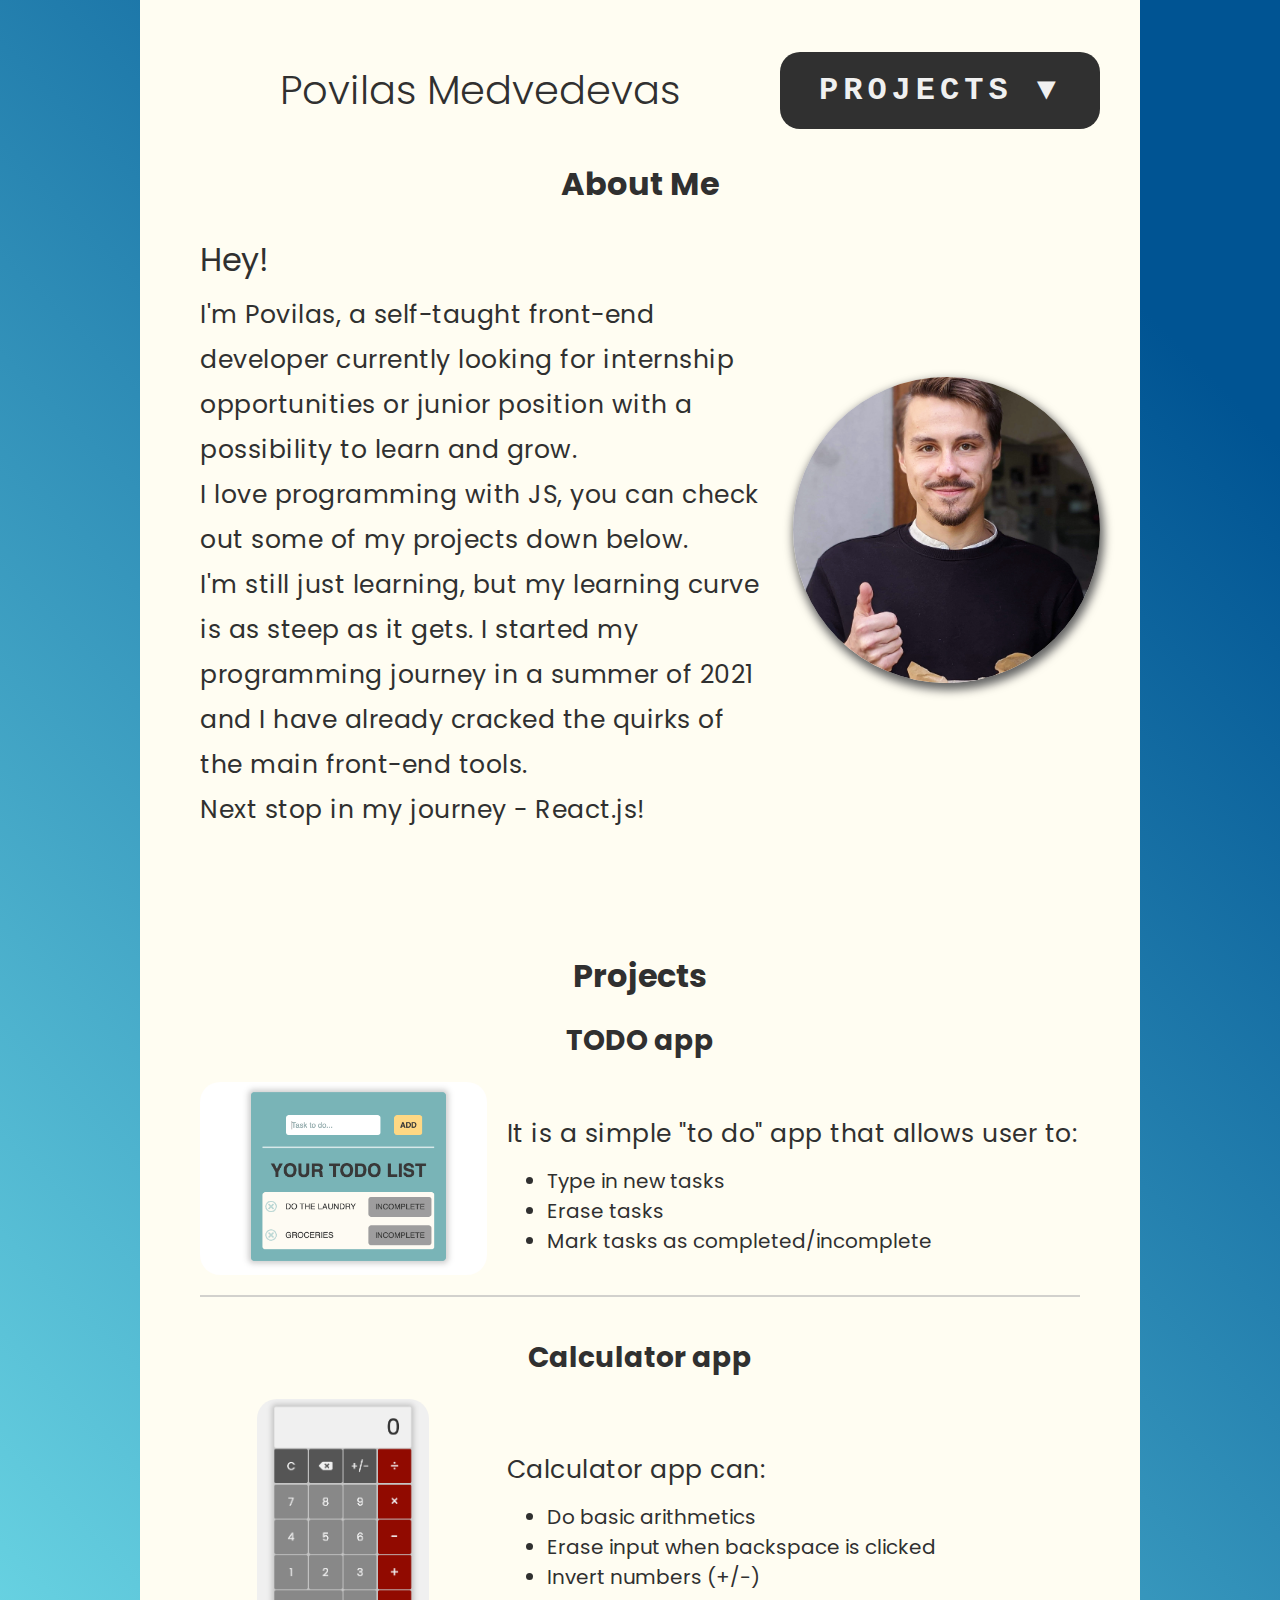
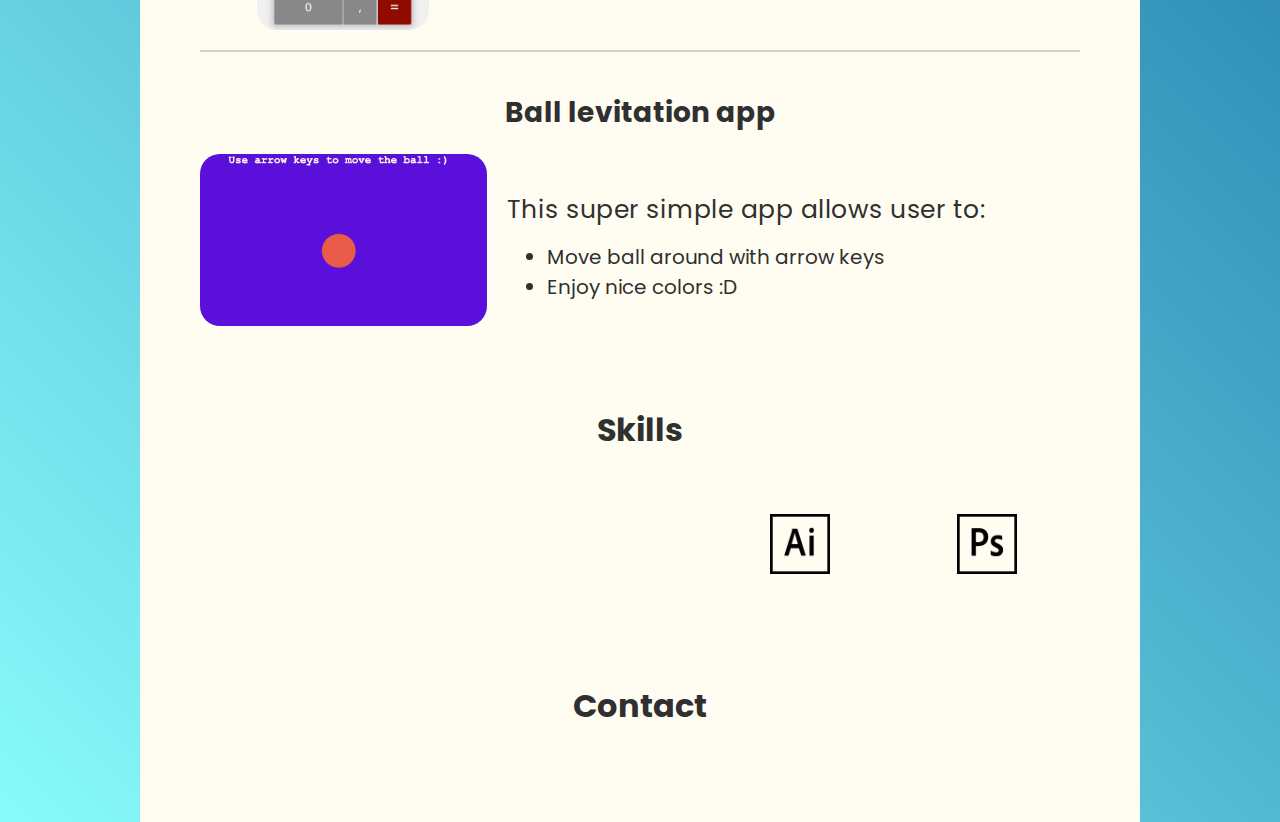
<file: index.html>
<!DOCTYPE html>
<html lang="en">
<head>
    <meta charset="UTF-8">
    <meta http-equiv="X-UA-Compatible" content="IE=edge">
    <meta name="viewport" content="width=device-width, initial-scale=1.0">
    <title>Portfolio | Povilas Medvedevas</title>
    <link rel="stylesheet" href="style.css">
    <link rel="stylesheet" href="https://use.fontawesome.com/releases/v5.15.4/css/all.css" integrity="sha384-DyZ88mC6Up2uqS4h/KRgHuoeGwBcD4Ng9SiP4dIRy0EXTlnuz47vAwmeGwVChigm" crossorigin="anonymous">
    <link rel="preconnect" href="https://fonts.googleapis.com">
    <link rel="preconnect" href="https://fonts.gstatic.com" crossorigin>
    <link href="https://fonts.googleapis.com/css2?family=Poppins:wght@100;300;400;600;700;900&family=Roboto+Slab:wght@300;400&display=swap" rel="stylesheet">
</head>
<body>
    <header id="navbar">
        <nav class="navigation">
            <a href="index.html"><h1>Povilas Medvedevas</h1></a>
            <div class="dropdown">
                <button onclick="dropDown()" class="dropbtn"><h2>Projects &#x25BC;</h2></button>
                <div id="dropContent" class="dropdown-content">
                    <a href="projects/todo/todo.html">TODO app</a>
                    <a href="projects/calculator/calculator.html">Calculator app</a>
                    <a href="projects/ball/ball.html">Levitating ball</a>
                    <a href="index.html" id="last">HOME</a>
                </div>
            </div>
        </nav>
    </header>
    <main>
        <section class="about-me">
            <h2>About Me</h2>
            <article class="content">
                <span class="hey">Hey!</span>
                <p>I'm Povilas, a self-taught front-end developer currently looking for internship opportunities or junior position with a possibility to learn and grow.</p>
                <p>I love programming with JS, you can check out some of my projects down below.
                <p>I'm still just learning, but my learning curve is as steep as it gets. I started my programming journey in a summer of 2021 and I have already cracked the quirks of the main front-end tools.</p>
                <p>Next stop in my journey - React.js!</p>
            </article>
            <aside class="picture">
                <img src="images/my_pic.jpg" alt="Povilas gives thumbs up"/>
            </aside>
        </section>



        <section class="projects">
            <h2>Projects</h2>
            <div class="projects-container">
                <h3>TODO app</h3>
                <div class="project-box todo-app">
                    <div class="description">
                        <p>It is a simple "to do" app that allows user to:</p>
                        <ul class="functionalities">
                            <li>Type in new tasks</li>
                            <li>Erase tasks</li>
                            <li>Mark tasks as completed/incomplete</li>
                        </ul>
                    </div>
                    <img src ="images/todo.png" alt=""/>
                </div>

                <h3>Calculator app</h3>
                <div class="project-box calc-app">
                    <div class="description">
                        <p>Calculator app can:</p><ul class="functionalities">
                            <li>Do basic arithmetics</li>
                            <li>Erase input when backspace is clicked</li>
                            <li>Invert numbers (+/-)</li>
                        </ul>
                    </div>
                    <img src ="images/calc.png" alt=""/>
                </div>

                <h3>Ball levitation app</h3>
                <div class="project-box ball-app">
                    <div class="description">
                        <p>This super simple app allows user to:</p><ul class="functionalities">
                            <li>Move ball around with arrow keys</li>
                            <li>Enjoy nice colors :D</li>
                        </ul>
                    </div>
                    <img src ="images/ball.png" alt=""/>
                </div>
            </div>
        </section>

        <section class="skills">
            <h2>Skills</h2>
            <ul class="skills-list">
                <li><i class="fab fa-html5 fa-3x"></i></li>
                <li><i class="fab fa-css3 fa-3x"></i></li>
                <li><i class="fab fa-js-square fa-3x"></i></li>
                <li><i class="fab fa-github fa-3x"></i></li>
                <li><img src="images/Ai.png" alt=""/></li>
                <li><img src="images/PS.png" alt=""/></li>
            </ul>
        </section>

    </main>

    <footer class="footer">
        <h2>Contact</h2>
        <ul class="contact-me">
            <li><a href="https://www.linkedin.com/in/povilas-medvedevas/" target="_blank"><i class="fab fa-linkedin fa-3x"></i></a></li>
            <li><a href="https://github.com/pmedvedevas/pdmedvedevas.github.io" target="_blank"><i class="fab fa-github fa-3x"></i></a></li>
            <li><a href="mailto:pdmedvedevas@gmail.com" target="_blank"><i class="far fa-envelope fa-3x"></i></a></li>
            <li><a href="tel:+37062495508" target="_blank"><i class="fas fa-phone-square-alt fa-3x"></i></a></li>
        </ul>
    </footer>
    <script src="main.js"></script>
</body>
</html>
</file>
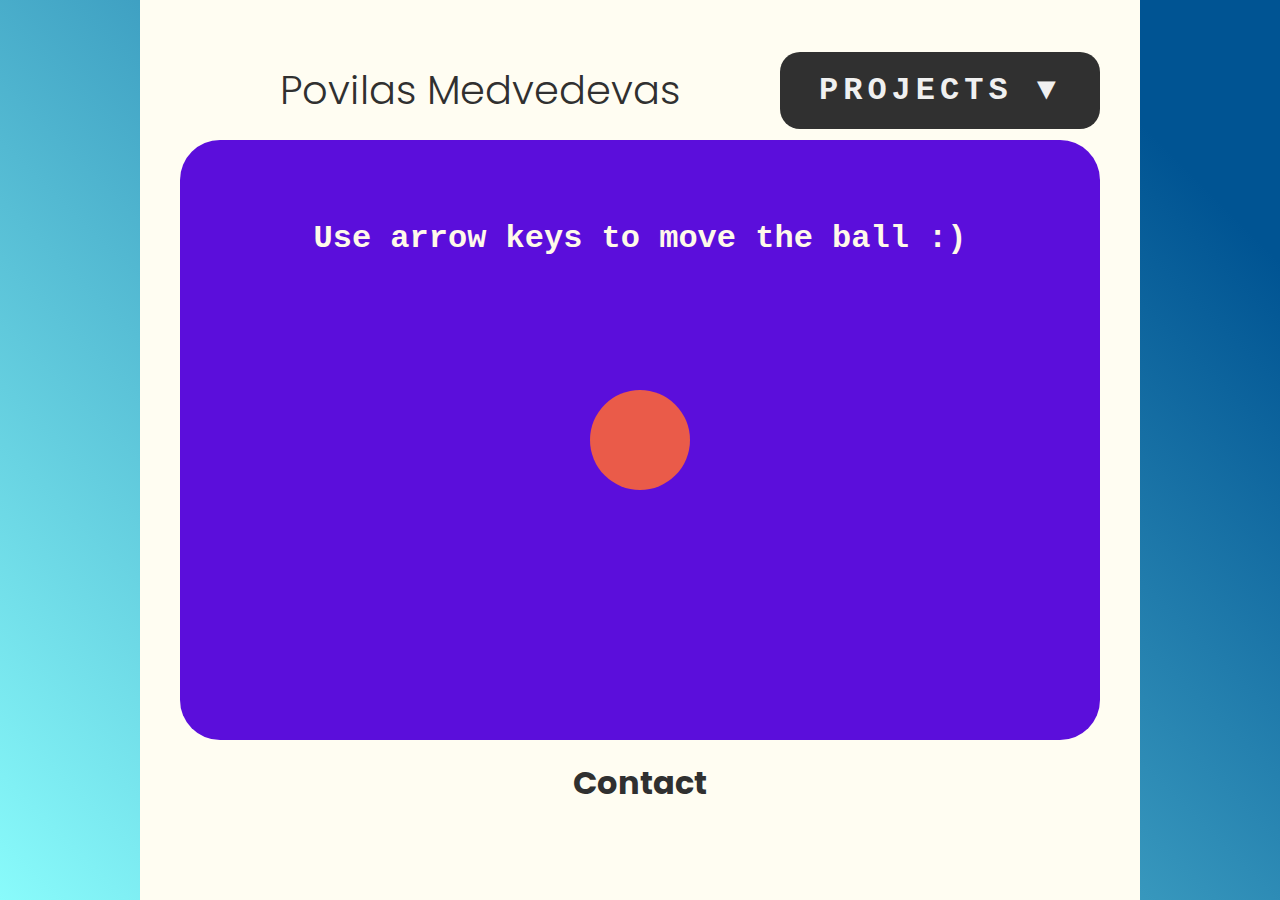
<file: projects/ball/ball.html>
<!DOCTYPE html>
<html lang="en">
<head>
    <meta charset="UTF-8">
    <meta http-equiv="X-UA-Compatible" content="IE=edge">
    <meta name="viewport" content="width=device-width, initial-scale=1.0">
    <title>Portfolio | Povilas Medvedevas</title>
    <link rel="stylesheet" href="../../style.css">
    <link rel="stylesheet" href="styles.css"> 
    <link rel="stylesheet" href="https://use.fontawesome.com/releases/v5.15.4/css/all.css" integrity="sha384-DyZ88mC6Up2uqS4h/KRgHuoeGwBcD4Ng9SiP4dIRy0EXTlnuz47vAwmeGwVChigm" crossorigin="anonymous">
    <link rel="preconnect" href="https://fonts.googleapis.com">
    <link rel="preconnect" href="https://fonts.gstatic.com" crossorigin>
    <link href="https://fonts.googleapis.com/css2?family=Poppins:wght@100;300;400;600;700;900&family=Roboto+Slab:wght@300;400&display=swap" rel="stylesheet">
</head>
<body>
    <header id="navbar">
        <nav class="navigation">
            <a href="../../index.html"><h1>Povilas Medvedevas</h1></a>
            <div class="dropdown">
                <button onclick="dropDown()" class="dropbtn"><h2>Projects &#x25BC;</h2></button>
                <div id="dropContent" class="dropdown-content">
                    <a href="../todo/todo.html">TODO app</a>
                    <a href="../calculator/calculator.html">Calculator app</a>
                    <a href="ball.html">Levitating ball</a>
                    <a href="../../index.html" id="last">HOME</a>
                </div>
            </div>
        </nav>
    </header>
    <main>
        <div class="ball_container">
            <h2>Use arrow keys to move the ball :)</h2>
            <div class="ball" id="ball"></div>
        </div>
    </main>

    <footer class="footer">
        <h2>Contact</h2>
        <ul class="contact-me">
            <li><a href="https://www.linkedin.com/in/povilas-medvedevas/" target="_blank"><i class="fab fa-linkedin fa-3x"></i></a></li>
            <li><a href="https://github.com/pmedvedevas/pdmedvedevas.github.io" target="_blank"><i class="fab fa-github fa-3x"></i></a></li>
            <li><a href="mailto:pdmedvedevas@gmail.com" target="_blank"><i class="far fa-envelope fa-3x"></i></a></li>
            <li><a href="tel:+37062495508" target="_blank"><i class="fas fa-phone-square-alt fa-3x"></i></a></li>
        </ul>
    </footer>
    <script src="script.js"></script>
    <script src="../../main.js"></script>
</body>
</html>
</file>
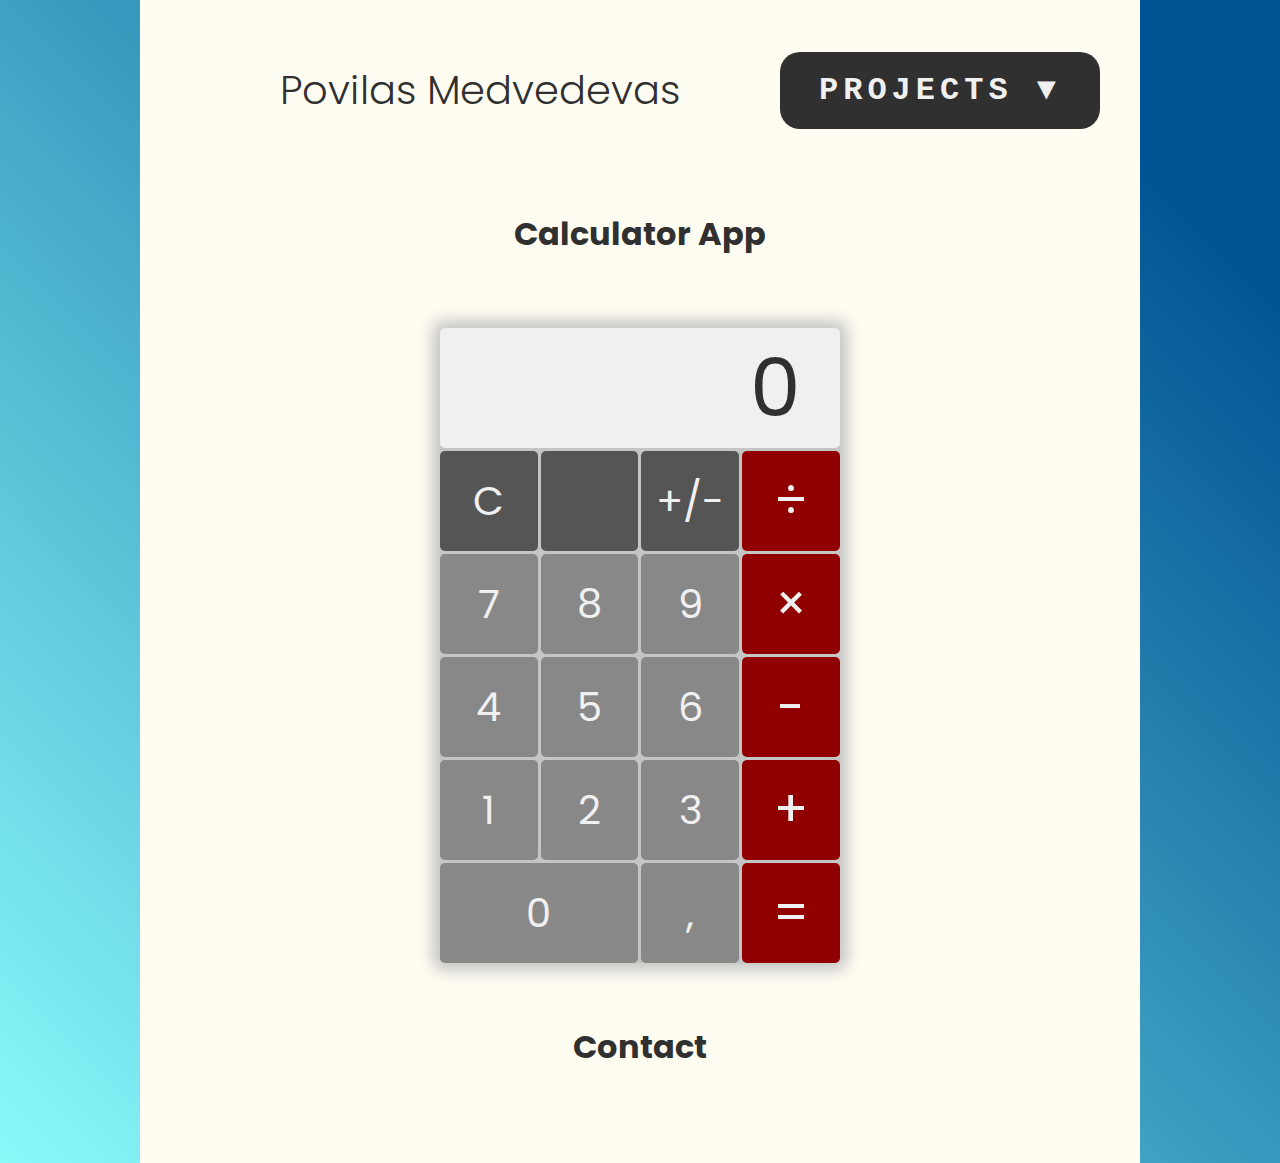
<file: projects/calculator/calculator.html>
<!DOCTYPE html>
<html lang="en">
<head>
    <meta charset="UTF-8">
    <meta http-equiv="X-UA-Compatible" content="IE=edge">
    <meta name="viewport" content="width=device-width, initial-scale=1.0">
    <title>Portfolio | Povilas Medvedevas</title>
    <link rel="stylesheet" href="../../style.css">
    <link rel="stylesheet" href="style.css">
    <link rel="stylesheet" href="https://use.fontawesome.com/releases/v5.15.4/css/all.css" integrity="sha384-DyZ88mC6Up2uqS4h/KRgHuoeGwBcD4Ng9SiP4dIRy0EXTlnuz47vAwmeGwVChigm" crossorigin="anonymous">
    <link rel="preconnect" href="https://fonts.googleapis.com">
    <link rel="preconnect" href="https://fonts.gstatic.com" crossorigin>
    <link href="https://fonts.googleapis.com/css2?family=Poppins:wght@100;300;400;600;700;900&family=Roboto+Slab:wght@300;400&display=swap" rel="stylesheet">
</head>
<body>
    <header id="navbar">
        <nav class="navigation">
            <a href="../../index.html"><h1>Povilas Medvedevas</h1></a>
            <div class="dropdown">
                <button onclick="dropDown()" class="dropbtn"><h2>Projects &#x25BC;</h2></button>
                <div id="dropContent" class="dropdown-content">
                    <a href="../todo/todo.html">TODO app</a>
                    <a href="calculator.html">Calculator app</a>
                    <a href="../ball/ball.html" >Levitating ball</a>
                    <a href="../../index.html" id="last">HOME</a>
                </div>
            </div>
        </nav>
    </header>
    <main>

        <section class="app">
                <h2>Calculator App</h2>
            <main>
            
                <div class="container">
                    <div class="box display" id="display-output">
        
                    </div>
                    <div class="box top" onclick="cleanDisplay()">
                        <p>C</p>
                    </div>
                    <div class="box top">
                        <p><i class="fas fa-backspace" onclick="backspace()"></i></p>
                    </div>
                    <div class="box top" onclick="inverse()">
                        <p>+/-</p>
                    </div>
                    <div class="box side" id="divide">
                        <p>&divide;</p>
                    </div>
                    <div class="box digit" id="7" onclick="setDigit(this.id)">
                        <p>7</p>
                    </div>
                    <div class="box digit" id="8" onclick="setDigit(this.id)">
                        <p>8</p>
                    </div>
                    <div class="box digit" id="9" onclick="setDigit(this.id)">
                        <p>9</p>
                    </div>
                    <div class="box side" id="multiply">
                        <p>&times;</p>
                    </div>
                    <div class="box digit" id="4" onclick="setDigit(this.id)">
                        <p>4</p>
                    </div>
                    <div class="box digit" id="5" onclick="setDigit(this.id)">
                        <p>5</p>
                    </div>
                    <div class="box digit" id="6" onclick="setDigit(this.id)">
                        <p>6</p>
                    </div>
                    <div class="box side" id="subtract">
                        <p>-</p>
                    </div>
                    <div class="box digit" id="1" onclick="setDigit(this.id)">
                        <p>1</p>
                    </div>
                    <div class="box digit" id="2" onclick="setDigit(this.id)">
                        <p>2</p>
                    </div>
                    <div class="box digit" id="3" onclick="setDigit(this.id)">
                        <p>3</p>
                    </div>
                    <div class="box side" id="sum">
                        <p>+</p>
                    </div>
                    <div class="box digit zero" id="0" onclick="setDigit(this.id)">
                        <p>0</p>
                    </div>
                    <div class="box digit" id="." onclick="setDigit(this.id)">
                        <p>,</p>
                    </div>
                    <div class="box side" id="equal">
                        <p>=</p>
                    </div>
        
                </div>
        </section>



    </main>

<footer class="footer">
    <h2>Contact</h2>
    <ul class="contact-me">
        <li><a href="https://www.linkedin.com/in/povilas-medvedevas/" target="_blank"><i class="fab fa-linkedin fa-3x"></i></a></li>
        <li><a href="https://github.com/pmedvedevas/pdmedvedevas.github.io" target="_blank"><i class="fab fa-github fa-3x"></i></a></li>
        <li><a href="mailto:pdmedvedevas@gmail.com" target="_blank"><i class="far fa-envelope fa-3x"></i></a></li>
        <li><a href="tel:+37062495508" target="_blank"><i class="fas fa-phone-square-alt fa-3x"></i></a></li>
    </ul>
</footer>
<script src="../../main.js"></script>
<script src="script.js"></script>
</body>
</html>
</file>
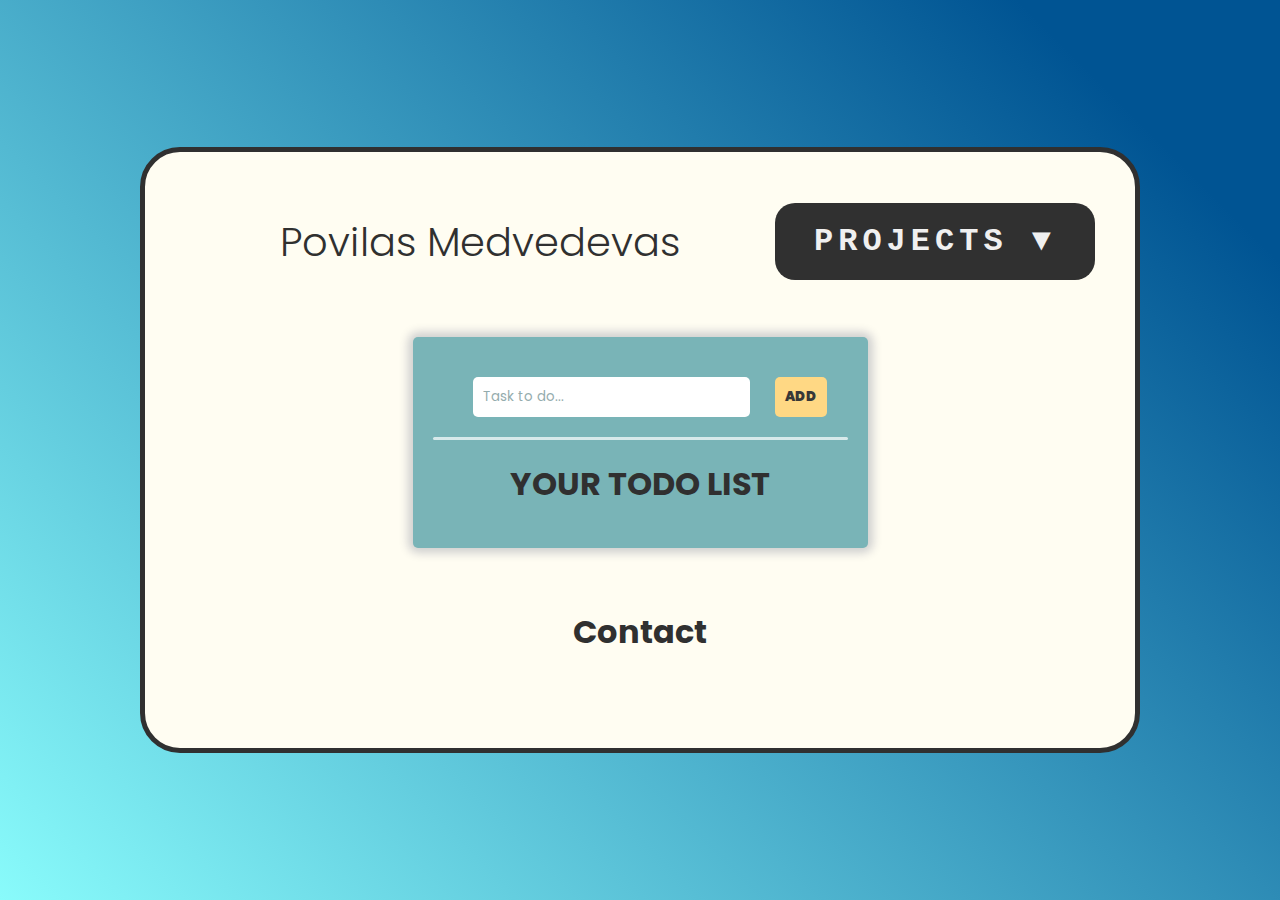
<file: projects/todo/todo.html>
<!DOCTYPE html>
<html lang="en">
<head>
    <meta charset="UTF-8">
    <meta http-equiv="X-UA-Compatible" content="IE=edge">
    <meta name="viewport" content="width=device-width, initial-scale=1.0">
    <title>Portfolio | Povilas Medvedevas</title>
    <link rel="stylesheet" href="../../style.css">
    <link rel="stylesheet" href="style.css">
    <link rel="stylesheet" href="https://use.fontawesome.com/releases/v5.15.4/css/all.css" integrity="sha384-DyZ88mC6Up2uqS4h/KRgHuoeGwBcD4Ng9SiP4dIRy0EXTlnuz47vAwmeGwVChigm" crossorigin="anonymous">
    <link rel="preconnect" href="https://fonts.googleapis.com">
    <link rel="preconnect" href="https://fonts.gstatic.com" crossorigin>
    <link href="https://fonts.googleapis.com/css2?family=Poppins:wght@100;300;400;600;700;900&family=Roboto+Slab:wght@300;400&display=swap" rel="stylesheet">
</head>
<body>
    <header id="navbar">
        <nav class="navigation">
            <a href="../../index.html"><h1>Povilas Medvedevas</h1></a>
            <div class="dropdown">
                <button onclick="dropDown()" class="dropbtn"><h2>Projects &#x25BC;</h2></button>
                <div id="dropContent" class="dropdown-content">
                    <a href="todo.html">TODO app</a>
                    <a href="../calculator/calculator.html">Calculator app</a>
                    <a href="../ball/ball.html" >Levitating ball</a>
                    <a href="../../index.html" id="last">HOME</a>
                </div>
            </div>
        </nav>
    </header>
    <main>
        <section class="app">
        <div class="app-box">
            <div class="sumbit-box">
                <form action="index.html" id="taskForm">
                    <input type="text" name="task" id="task" value="" placeholder="Task to do...">
                    <input type="submit" value="Add" id="submit">
                </form>
            </div>
            <hr>
            <div>
                <h2>YOUR TODO LIST</h2>
                <ul id="task-list">
        
                </ul>
            </div>
        </div>
        </section>
    </main>

    <footer class="footer">
        <h2>Contact</h2>
        <ul class="contact-me">
            <li><a href="https://www.linkedin.com/in/povilas-medvedevas/" target="_blank"><i class="fab fa-linkedin fa-3x"></i></a></li>
            <li><a href="https://github.com/pmedvedevas/pdmedvedevas.github.io" target="_blank"><i class="fab fa-github fa-3x"></i></a></li>
            <li><a href="mailto:pdmedvedevas@gmail.com" target="_blank"><i class="far fa-envelope fa-3x"></i></a></li>
            <li><a href="tel:+37062495508" target="_blank"><i class="fas fa-phone-square-alt fa-3x"></i></a></li>
        </ul>
    </footer>
    <script src="script.js"></script>
    <script src="../../main.js"></script>
</body>
</html>
</file>
<file: style.css>
*{
    margin: 0;
    padding: 0;
    font-family: 'Poppins', sans-serif;
    box-sizing: border-box;
    color: var(--main-text);
}

:root {
    --main-text: #303030;
    --white: #f0f0f0;
    --bg: #fffdf2;
    --accent-blue: rgba(0,84,147,1);
    --accent-blue2: rgba(137,251,251,1);
}

html {
    background: linear-gradient(45deg, var(--accent-blue2) 0%, var(--accent-blue) 88%);
}

body {
    background-color: var(--bg);
}

h2 {
    font-size: 2rem;
    padding: 1rem;
    text-align: center;
}

h3 {
    font-size: 1.4rem;
    text-align: center;
    padding-bottom: 1rem;
}

p {
    font-size: 1.25rem;
    line-height: 1.8;
    letter-spacing: 0.5px;
}

a {
    text-decoration: none;
}

.content, .skills, .footer, .projects {
    padding: 0 1rem;
}

/* Navigation */
header {
    position: sticky;
    background-color: var(--bg);
    transition: top ease-out 800ms;
    z-index: 2;
}


.navigation {
    display: grid;
    grid-auto-rows: 100px;
    grid-template-columns: 100%;
    justify-content: center;
    align-items: center;
    text-align: center;
}

.navigation h1 {
    font-size: 2rem;
    font-weight: 300;
}

.navigation h2 {
    text-transform: uppercase;
    font-family: 'Courier New', Courier, monospace;
    letter-spacing: 5px;
    border-radius: 1rem;
    background-color: var(--main-text);
    color: var(--white);
    width: 320px;
    margin: 0 auto;
    cursor: pointer;
    transition: opacity ease-in 300ms;
}

.navigation h2:hover, .navigation h2:focus {
    opacity: 0.8;
}

button {
    background: none;
    border: none;
}

/* dropdown */
.dropdown {
    position:relative;
}

.dropdown-content {
    display: none;
    position: absolute;
    background-color: rgba(60, 60, 60, 0.8);
    width: 100%;
    z-index: 2;
}

.dropdown-content a {
    line-height: 4;
    font-size: 1.6rem;
    text-decoration: none;
    color: var(--white);
    display: block;
    transition: all ease-in 300ms;
  }

.dropdown-content a:hover {
    background-color: var(--white);
    color: var(--main-text);
}
.show {
    display:block;
}

/* about me */

.about-me {
    display: grid;
    grid-template-columns: 100%;
}

.picture {
    grid-row: 1 / span 1;
    display: flex;
    justify-content: center;
}

.picture img {
    width: 90%;
    border-radius: 50%;
    margin: 1.5rem;
    align-self: center;
    justify-self: center;
}

.hey {
    display: block;
    width: 100%;
    line-height: 2;
    font-size: 2rem;
}

/* projects */

.project-box:not(.ball-app) {
    border-bottom: 2px solid rgba(180, 180, 180, 0.6);
}



.project-box img {
    width: 100%;
    text-align: center;
    margin-bottom: 1rem;
    border-radius: 1rem;
}
.calc-app img {
    display: block;
    margin: 0 auto 1rem;
    width: 60%;
}
.functionalities {
    margin: 0.5rem 0 0.5rem 2rem;
}

/* skills */

.skills-list {
    display: flex;
    list-style-type: none;
    flex-wrap: wrap;
    justify-content: space-around;
}

.skills-list li {
    padding: 2rem;
}

.skills-list img {
    height: 3rem;
}

/* footer */

.contact-me {
    display: flex;
    list-style-type: none;
    justify-content: space-around;
    background-color: var(--bg);
}
.contact-me li{
    transition: all ease 400ms;
}

.contact-me li:hover {
    background-color:rgba(180, 180, 180, 0.6);
    border-radius: 50%;
}

@media only screen and (min-width: 768px) {
/* navigation */
    html {
        font-size: 20px;
        display: flex;
        align-items: center;
    }
    body {
        max-width: 1000px;
        margin: 0 auto;
        padding: 2rem;
    }
    .navigation {
        grid-template-columns: 2fr 1fr;
    }
    h2 {
        font-size: 1.6rem;
    }
    .skills, .footer{
        margin-top: 2rem;
    }

    /* .dropdown */
    .dropdown-content {
        width: calc(320px - 2rem);
        margin: 0 1rem;
    }
    .dropdown-content a {
        line-height: 4;
        font-size: 1.4rem;
    }
    .dropdown-content a:not(#last) {
        border-bottom: 2px solid rgba(180, 180, 180, 0.6);
    }

    /* about me */
    .about-me {
        grid-template-columns: 2fr 1fr;
        margin-bottom: 5rem;
    }
    .about-me h2 {
        grid-column: span 2;
    }
    .picture {
        grid-row: 2 / span 1;
        grid-column: 2 / span 1;
    }
    .picture img {
        box-shadow: 2px 5px 10px 2px #646464;
        width: 100%;
        margin: 0;
    }
    .content {
        font-size: 1rem;
    }
    .hey {
        font-size: 1.6rem;
    }

    /* projects */
    .project-box {
        display: grid;
        grid-template-columns: 1fr 2fr;
        gap: 1rem;
        margin-bottom: 2rem;
    }
    .project-box img {
        grid-row: 1 / span 1;
        grid-column: 1 / span 1;
    }

    .description {
        grid-column: 2 / span 1;
        display: flex;
        flex-direction: column;
        justify-content: center;
    }

    /* footer */
    .contact-me li {
        padding: 0.8rem;
    }
}
</file>
<file: projects/ball/styles.css>
.ball_container h2 {
    color: #fff9e9;
    font-family: 'Courier New', Courier, monospace;
    background: none;
    position: absolute;
    top: 200px;
    z-index: 1;
}



.ball_container {
    background-color: #5b0edb;
    display: flex;
    align-items: center;
    justify-content: center;
    border-radius: 2rem;
}

.ball{
    background-color: #ea5b49;
    width: 100px;
    height: 100px;
    border-radius: 50%;
    transition: all ease 2s;
    display: relative;
    bottom: 0px;
}

.move-up {
    transform: translateY(-28vh);
}
.move-right {
    transform: translateX(15vw);
}
.move-left {
    transform: translateX(-15vw);
}
.move-down {
    transform: translateY(28vh);
}

@media only screen and (max-width: 768px) {
    .move-right {
        transform: translateX(calc(50vw - 60px));
    }
    .move-left {
        transform: translateX(calc(-50vw + 60px));
    }
}

@media only screen and (min-width: 768px) {
    .footer {
        position: relative;
        bottom: 5%;
    }
}
</file>
<file: projects/calculator/style.css>
main {
    width: 80%;
    margin: 0 auto;
    border-radius: 10px;
    margin-top: 2.5rem;
}

/* calculator styles */

.container {
    display: grid;
    width: 90%;
    margin: 0 auto;
    grid-template-columns: repeat(4,1fr);
    grid-template-rows: 120px;
    grid-auto-rows: 100px;
    gap: 3px;
    max-width: 400px;
    box-sizing: content-box;
    background-color: #c5c5c5;
    box-shadow: 0 0 15px 8px #c5c5c5;
    border-radius: 5px;
}

.box {
    border-radius: 5px;
    display: flex;
    justify-content: center;
    align-items: center;
    z-index:1;
    transition: background-color ease 400ms;
}

.box:hover {
    cursor: pointer;
}

.box:active {
    background-color: #ffae00;
}

.display {
    grid-column: span 4;
    background-color: #f0f0f0;
}

.box > p{
    color: #F0F0F0;
    font-size: 2rem;
}

.fa-backspace {
    color: #f0f0f0;
}

.zero {
    grid-column: span 2;
}

.top {
    background-color: #555;
}

.digit{
    background-color: #888;
}

.side {
    background-color: #910000;
}

.side > p {
    font-size: 2.5rem;
}

#display-output {
    padding: 0 2rem;
    font-size: 4rem;
    color: #303030;
    justify-content: flex-end;
}


@media only screen and (max-width: 600px) {
    h1 {
        box-shadow: none;
    }
    main {
        width: 100%;
        max-width: 100%;
        margin: 0;
        border-radius: 0;
        padding: 0;
    }
    .container {
        box-shadow: none;
        width: 100%;
        position: relative;
    }
    
}
</file>
<file: projects/todo/style.css>
.app {
    display: flex;
    justify-content: center;
}

/* .app-box styles */
.app-box {
    width:50%;
    text-align: center;
    border-radius: 5px;
    background-color: #79B4B7;
    height: 100%;
    padding:20px;
    box-shadow: 0 0 10px 5px rgb(207, 207, 207);
    margin-top: 5%;
}


/* sumbit box */

#task {
    border: none;
    border-radius: 5px;
    padding: 10px;
    margin: 20px;
    background-color: #fff;
}

#submit {
    padding: 10px;
    border: none;
    border-radius: 5px;
    background-color: #ffd884;
    text-transform: uppercase;
    font-weight: 900;
    color: #383838;
    transition: opacity ease-in 500ms;
}

#submit:hover {
    box-shadow: 0 0 5px 3px #9D9D9D;
}

input:focus {
    outline: none;
}

input::placeholder {
    color: #94acad;
    font-weight: 400;
}

hr {
    height: 3px;
    border: none;
    border-radius: 3px;
    background-color: #fff;
    opacity: 0.7;
}


/* task list */

#task-list {
    list-style-type: none;
    text-align: center;
    border-radius: 5px;
    background-color: #FEFBF3;
} 

.todo {
    display: flex;
    justify-content: space-between;
    align-items: center;
    padding: 5px;
    min-height: 40px;
}

#cross {
    height: 20px;
    opacity: 0.5;
    transition: opacity ease-in 300ms;
}

#cross:hover {
    opacity: 1;
}

.todo p {
    text-transform: uppercase;
    inline-size: 130px;
    overflow-wrap: break-word;
    text-align: left;
    font-size: 14px;
}

#task-list button {
    background-color: #9D9D9D;
    text-align: center;
    border-radius: 5px;
    border: none;
    padding: 10px;
    text-transform: uppercase;
    width: 110px;
    color: #383838;
    transition: background-color ease 700ms;
}


#task-list .is-checked{
    background-color: #ffd884;
    transition: opacity ease 700ms;
}


@media only screen and (max-width: 768px) {
    .app-box {
        width:100%;
    }

    #task-list .buttonHover {
        background-color: #ffd884;
        opacity: 0.8;
    }
    #task-list .is-checked:hover, #task-list .is-checked:active{
        opacity: 0.8;
    }

}
@media only screen and (min-width: 1000px) {
    html {
        height: 100%;
    }
    body {
        border: 5px solid var(--main-text);
        border-radius: 2rem;
    }
}
</file>
